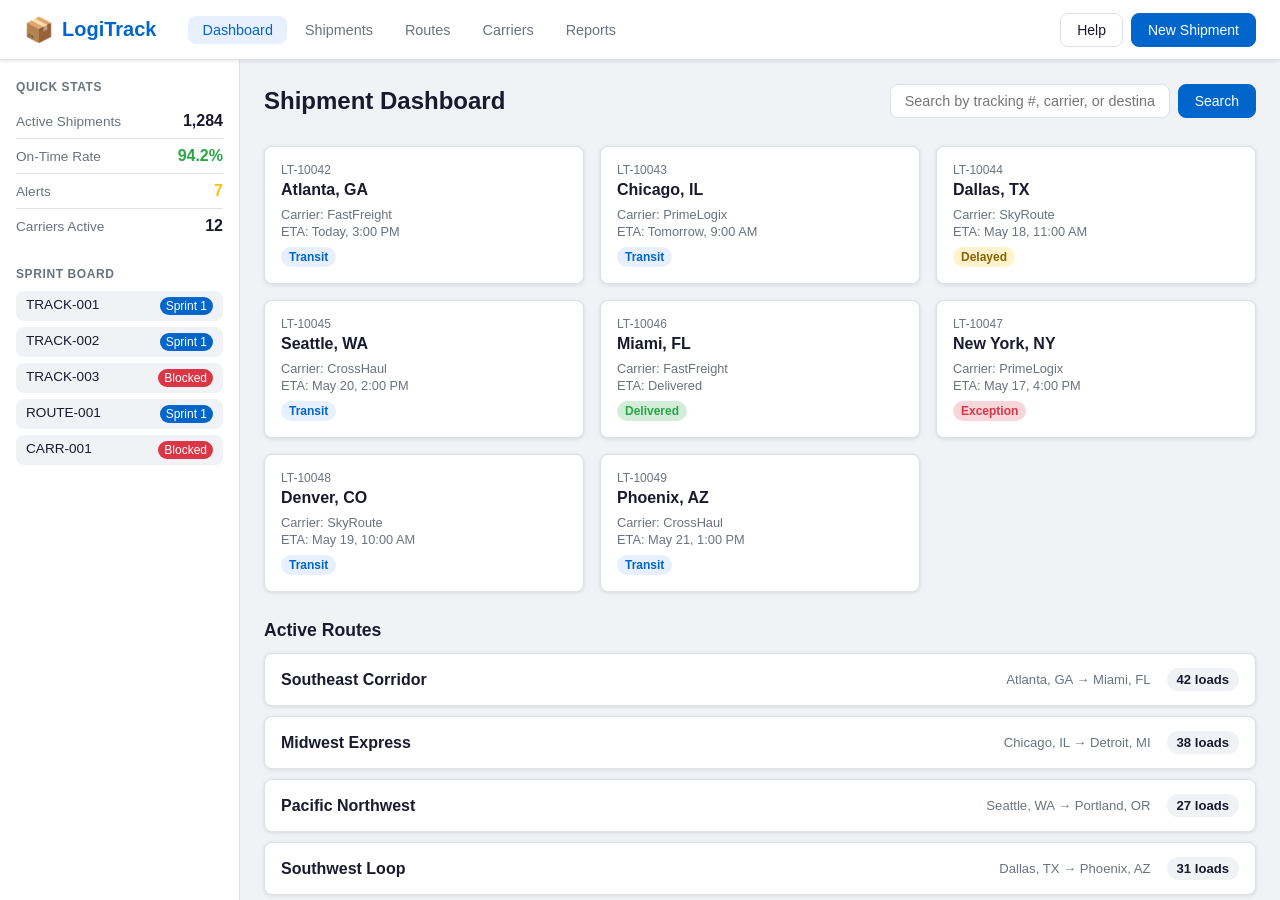
<file: index.html>
<!DOCTYPE html>
<html lang="en">
<head>
  <meta charset="UTF-8">
  <meta http-equiv="refresh" content="0; url=demo-app/">
  <title>LogiTrack</title>
</head>
<body>
  <p>Redirecting to <a href="demo-app/">LogiTrack demo</a>…</p>
</body>
</html>
</file>
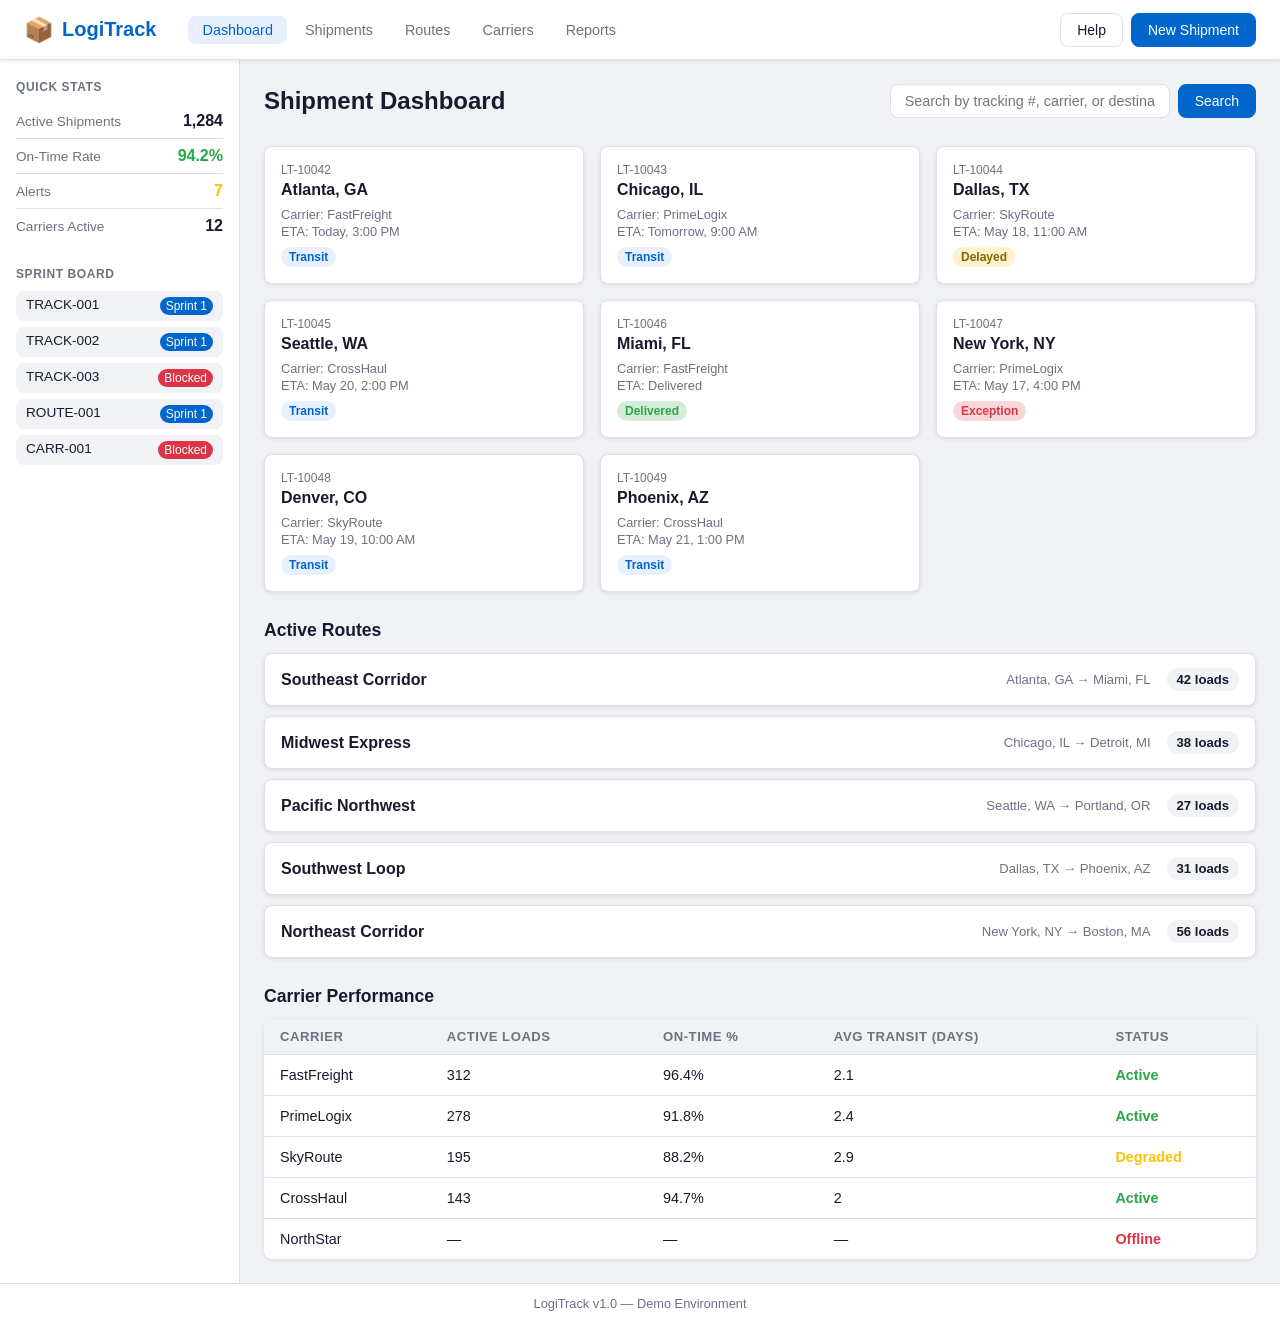
<file: demo-app/index.html>
<!DOCTYPE html>
<html lang="en">
<head>
  <meta charset="UTF-8" />
  <meta name="viewport" content="width=device-width, initial-scale=1.0" />
  <title>LogiTrack — Logistics Management Portal</title>
  <link rel="stylesheet" href="styles.css" />
</head>
<body>
  <header class="site-header">
    <div class="logo">
      <span class="logo-icon">📦</span>
      <span class="logo-text">LogiTrack</span>
    </div>
    <nav class="site-nav">
      <a href="#dashboard" class="nav-link active">Dashboard</a>
      <a href="#shipments" class="nav-link">Shipments</a>
      <a href="#routes" class="nav-link">Routes</a>
      <a href="#carriers" class="nav-link">Carriers</a>
      <a href="#reports" class="nav-link">Reports</a>
    </nav>
    <div class="header-actions">
      <button class="btn btn-secondary">Help</button>
      <button class="btn btn-primary">New Shipment</button>
    </div>
  </header>

  <div id="search-banner" class="search-banner" style="display:none;"></div>

  <main class="main-content">
    <aside class="sidebar">
      <div class="sidebar-section">
        <h3 class="sidebar-title">Quick Stats</h3>
        <div class="stat-card">
          <span class="stat-label">Active Shipments</span>
          <span class="stat-value" id="active-shipments">1,284</span>
        </div>
        <div class="stat-card">
          <span class="stat-label">On-Time Rate</span>
          <span class="stat-value success" id="on-time-rate">94.2%</span>
        </div>
        <div class="stat-card">
          <span class="stat-label">Alerts</span>
          <span class="stat-value warning" id="alert-count">7</span>
        </div>
        <div class="stat-card">
          <span class="stat-label">Carriers Active</span>
          <span class="stat-value" id="carrier-count">12</span>
        </div>
      </div>

      <div class="sidebar-section">
        <h3 class="sidebar-title">Sprint Board</h3>
        <ul class="sprint-list" id="sprint-list"></ul>
      </div>
    </aside>

    <section class="content-area">
      <div class="page-header">
        <h1 class="page-title">Shipment Dashboard</h1>
        <div class="search-bar">
          <input
            type="text"
            id="shipment-search"
            class="search-input"
            placeholder="Search by tracking #, carrier, or destination…"
          />
          <button class="btn btn-primary" onclick="handleSearch()">Search</button>
        </div>
      </div>

      <div class="shipment-grid" id="shipment-grid"></div>

      <div class="route-panel">
        <h2 class="section-title">Active Routes</h2>
        <div class="route-list" id="route-list"></div>
      </div>

      <div class="carrier-panel">
        <h2 class="section-title">Carrier Performance</h2>
        <table class="carrier-table" id="carrier-table">
          <thead>
            <tr>
              <th>Carrier</th>
              <th>Active Loads</th>
              <th>On-Time %</th>
              <th>Avg Transit (days)</th>
              <th>Status</th>
            </tr>
          </thead>
          <tbody id="carrier-tbody"></tbody>
        </table>
      </div>
    </section>
  </main>

  <footer class="site-footer">
    <p>LogiTrack v1.0 — Demo Environment</p>
  </footer>

  <script src="app.js"></script>
</body>
</html>
</file>
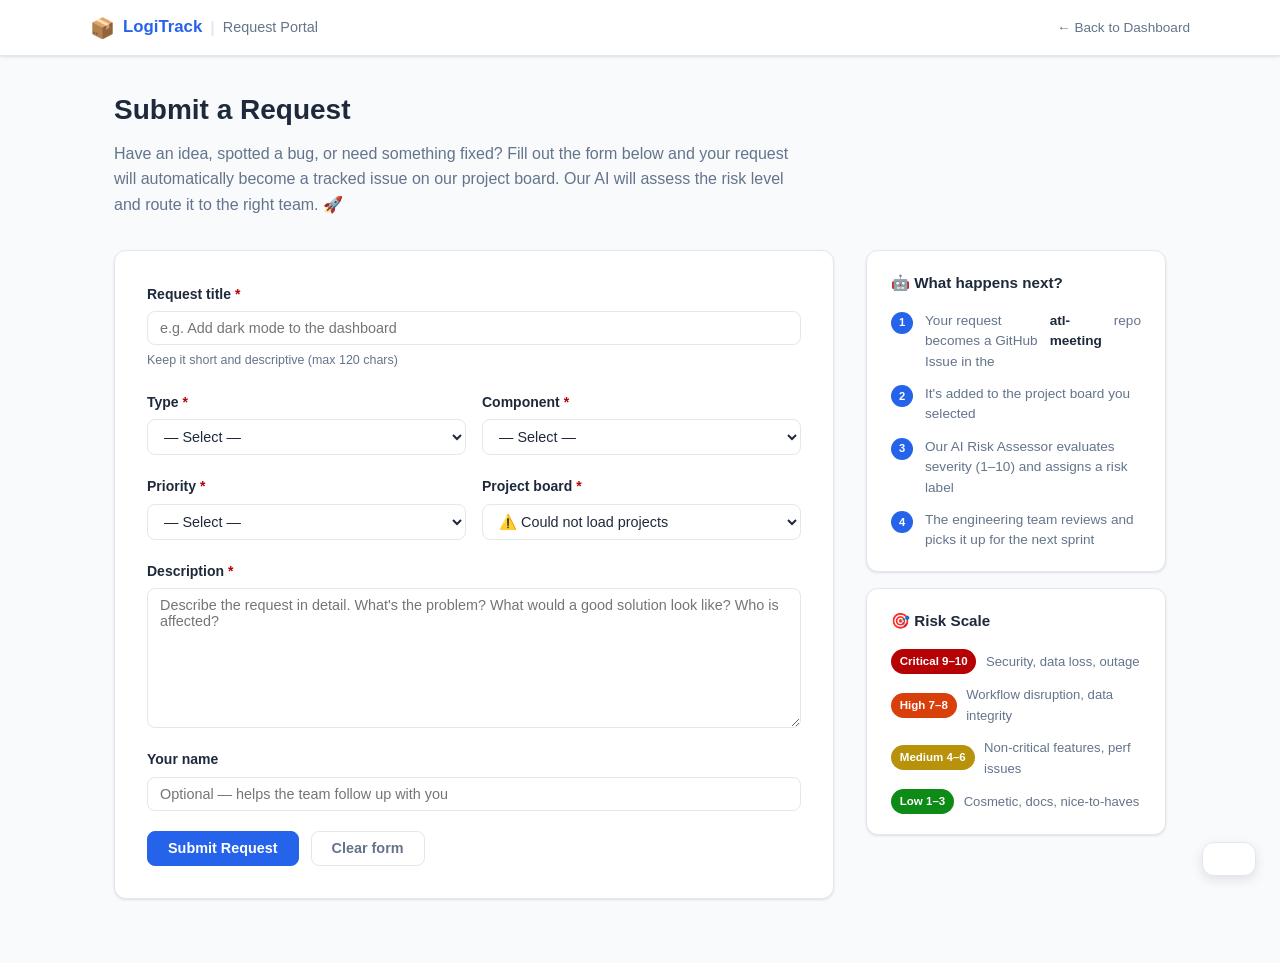
<file: request-portal/index.html>
<!DOCTYPE html>
<html lang="en">
<head>
  <meta charset="UTF-8" />
  <meta name="viewport" content="width=device-width, initial-scale=1.0" />
  <title>LogiTrack · Request Portal</title>
  <link rel="stylesheet" href="style.css" />
</head>
<body>
  <header class="portal-header">
    <div class="portal-header__inner">
      <div class="portal-header__brand">
        <span class="portal-header__logo">📦</span>
        <span class="portal-header__name">LogiTrack</span>
        <span class="portal-header__divider">|</span>
        <span class="portal-header__subtitle">Request Portal</span>
      </div>
      <a href="../demo-app/" class="portal-header__link">← Back to Dashboard</a>
    </div>
  </header>

  <main class="portal-main">
    <section class="portal-hero">
      <h1 class="portal-hero__title">Submit a Request</h1>
      <p class="portal-hero__desc">
        Have an idea, spotted a bug, or need something fixed? Fill out the form below
        and your request will automatically become a tracked issue on our project board.
        Our AI will assess the risk level and route it to the right team. 🚀
      </p>
    </section>

    <div class="portal-layout">
      <!-- Form -->
      <form id="request-form" class="request-form" novalidate>

        <div class="form-group">
          <label class="form-label" for="req-title">
            Request title <span class="form-required">*</span>
          </label>
          <input
            id="req-title"
            class="form-input"
            type="text"
            placeholder="e.g. Add dark mode to the dashboard"
            maxlength="120"
            required
          />
          <span class="form-hint">Keep it short and descriptive (max 120 chars)</span>
        </div>

        <div class="form-row">
          <div class="form-group">
            <label class="form-label" for="req-type">
              Type <span class="form-required">*</span>
            </label>
            <select id="req-type" class="form-select" required>
              <option value="">— Select —</option>
              <option value="feature">✨ Feature Request</option>
              <option value="bug">🐛 Bug Report</option>
              <option value="performance">🚀 Performance</option>
              <option value="security">🔐 Security</option>
              <option value="accessibility">♿ Accessibility</option>
              <option value="chore">🧹 Chore / Tech Debt</option>
            </select>
          </div>

          <div class="form-group">
            <label class="form-label" for="req-component">
              Component <span class="form-required">*</span>
            </label>
            <select id="req-component" class="form-select" required>
              <option value="">— Select —</option>
              <option value="Shipments">📦 Shipments</option>
              <option value="Routes">🗺️ Routes</option>
              <option value="Carriers">🚛 Carriers</option>
              <option value="Global UI">🎨 Global UI</option>
              <option value="Performance">⚡ Performance</option>
              <option value="Security">🔒 Security</option>
              <option value="Other">🔧 Other</option>
            </select>
          </div>
        </div>

        <div class="form-row">
          <div class="form-group">
            <label class="form-label" for="req-priority">
              Priority <span class="form-required">*</span>
            </label>
            <select id="req-priority" class="form-select" required>
              <option value="">— Select —</option>
              <option value="critical">🔴 Critical — blocking work now</option>
              <option value="high">🟠 High — needed this sprint</option>
              <option value="medium">🟡 Medium — planned backlog</option>
              <option value="low">🟢 Low — nice to have</option>
            </select>
          </div>

          <div class="form-group">
            <label class="form-label" for="req-project">
              Project board <span class="form-required">*</span>
            </label>
            <select id="req-project" class="form-select" required>
              <option value="">Loading projects…</option>
            </select>
          </div>
        </div>

        <div class="form-group">
          <label class="form-label" for="req-body">
            Description <span class="form-required">*</span>
          </label>
          <textarea
            id="req-body"
            class="form-textarea"
            rows="7"
            placeholder="Describe the request in detail. What's the problem? What would a good solution look like? Who is affected?"
            required
          ></textarea>
        </div>

        <div class="form-group">
          <label class="form-label" for="req-submitter">Your name</label>
          <input
            id="req-submitter"
            class="form-input"
            type="text"
            placeholder="Optional — helps the team follow up with you"
          />
        </div>

        <div class="form-actions">
          <button type="submit" id="submit-btn" class="btn btn--primary">
            <span class="btn__text">Submit Request</span>
            <span class="btn__spinner" hidden>⏳</span>
          </button>
          <button type="reset" class="btn btn--ghost">Clear form</button>
        </div>
      </form>

      <!-- Sidebar -->
      <aside class="portal-sidebar">
        <div class="sidebar-card">
          <h3 class="sidebar-card__title">🤖 What happens next?</h3>
          <ol class="sidebar-steps">
            <li class="sidebar-steps__item">
              <span class="sidebar-steps__icon">1</span>
              Your request becomes a GitHub Issue in the <strong>atl-meeting</strong> repo
            </li>
            <li class="sidebar-steps__item">
              <span class="sidebar-steps__icon">2</span>
              It's added to the project board you selected
            </li>
            <li class="sidebar-steps__item">
              <span class="sidebar-steps__icon">3</span>
              Our AI Risk Assessor evaluates severity (1–10) and assigns a risk label
            </li>
            <li class="sidebar-steps__item">
              <span class="sidebar-steps__icon">4</span>
              The engineering team reviews and picks it up for the next sprint
            </li>
          </ol>
        </div>

        <div class="sidebar-card sidebar-card--risk">
          <h3 class="sidebar-card__title">🎯 Risk Scale</h3>
          <ul class="risk-legend">
            <li class="risk-legend__item risk-legend__item--critical">
              <span class="risk-badge risk-badge--critical">Critical 9–10</span>
              Security, data loss, outage
            </li>
            <li class="risk-legend__item risk-legend__item--high">
              <span class="risk-badge risk-badge--high">High 7–8</span>
              Workflow disruption, data integrity
            </li>
            <li class="risk-legend__item risk-legend__item--medium">
              <span class="risk-badge risk-badge--medium">Medium 4–6</span>
              Non-critical features, perf issues
            </li>
            <li class="risk-legend__item risk-legend__item--low">
              <span class="risk-badge risk-badge--low">Low 1–3</span>
              Cosmetic, docs, nice-to-haves
            </li>
          </ul>
        </div>
      </aside>
    </div>
  </main>

  <!-- Success / Error toast -->
  <div id="toast" class="toast" role="alert" aria-live="polite" hidden>
    <span id="toast-icon"></span>
    <span id="toast-msg"></span>
    <a id="toast-link" href="#" target="_blank" hidden>View issue →</a>
  </div>

  <script src="app.js"></script>
</body>
</html>
</file>
<file: demo-app/styles.css>
/* ============================================================
   LogiTrack — Demo App Styles
   ============================================================ */

*, *::before, *::after { box-sizing: border-box; margin: 0; padding: 0; }

:root {
  --color-primary:   #0066cc;
  --color-secondary: #f5a623;
  --color-success:   #28a745;
  --color-warning:   #ffc107;
  --color-danger:    #dc3545;
  --color-bg:        #f0f2f5;
  --color-surface:   #ffffff;
  --color-border:    #dde1e7;
  --color-text:      #1a1a2e;
  --color-muted:     #6b7280;
  --radius:          8px;
  --shadow:          0 1px 4px rgba(0,0,0,.10);
  --shadow-md:       0 4px 12px rgba(0,0,0,.12);
}

body {
  font-family: -apple-system, BlinkMacSystemFont, "Segoe UI", Roboto, sans-serif;
  background: var(--color-bg);
  color: var(--color-text);
  min-height: 100vh;
  display: flex;
  flex-direction: column;
}

/* ---- Header ---- */
.site-header {
  background: var(--color-surface);
  border-bottom: 1px solid var(--color-border);
  padding: 0 24px;
  height: 60px;
  display: flex;
  align-items: center;
  gap: 32px;
  position: sticky;
  top: 0;
  z-index: 100;
  box-shadow: var(--shadow);
}

.logo { display: flex; align-items: center; gap: 8px; font-size: 1.25rem; font-weight: 700; color: var(--color-primary); }
.logo-icon { font-size: 1.5rem; }

.site-nav { display: flex; gap: 4px; flex: 1; }
.nav-link {
  padding: 6px 14px;
  border-radius: var(--radius);
  text-decoration: none;
  color: var(--color-muted);
  font-size: .9rem;
  font-weight: 500;
  transition: background .15s, color .15s;
}
.nav-link:hover, .nav-link.active { background: #e8f0fe; color: var(--color-primary); }

.header-actions { display: flex; gap: 8px; }

/* ---- Search Banner ---- */
.search-banner {
  background: var(--color-secondary);
  color: #1a1a2e;
  padding: 10px 24px;
  font-size: .95rem;
  font-weight: 500;
}

/* ---- Buttons ---- */
.btn {
  padding: 8px 16px;
  border-radius: var(--radius);
  border: 1px solid transparent;
  cursor: pointer;
  font-size: .875rem;
  font-weight: 500;
  transition: opacity .15s;
}
.btn:hover { opacity: .85; }
.btn-primary  { background: var(--color-primary);  color: #fff; border-color: var(--color-primary); }
.btn-secondary{ background: var(--color-surface);  color: var(--color-text); border-color: var(--color-border); }

/* ---- Layout ---- */
.main-content {
  display: flex;
  flex: 1;
  gap: 0;
}

.sidebar {
  width: 240px;
  min-width: 240px;
  background: var(--color-surface);
  border-right: 1px solid var(--color-border);
  padding: 20px 16px;
  display: flex;
  flex-direction: column;
  gap: 24px;
}

.sidebar-title {
  font-size: .75rem;
  font-weight: 700;
  text-transform: uppercase;
  letter-spacing: .05em;
  color: var(--color-muted);
  margin-bottom: 10px;
}

.stat-card {
  display: flex;
  justify-content: space-between;
  align-items: center;
  padding: 8px 0;
  border-bottom: 1px solid var(--color-border);
}
.stat-card:last-child { border-bottom: none; }
.stat-label { font-size: .85rem; color: var(--color-muted); }
.stat-value { font-size: 1rem; font-weight: 700; }
.stat-value.success { color: var(--color-success); }
.stat-value.warning { color: var(--color-warning); }

.sprint-list { list-style: none; display: flex; flex-direction: column; gap: 6px; }
.sprint-item {
  font-size: .85rem;
  padding: 6px 10px;
  border-radius: var(--radius);
  background: var(--color-bg);
  color: var(--color-text);
  display: flex;
  justify-content: space-between;
}
.sprint-badge {
  font-size: .75rem;
  padding: 2px 6px;
  border-radius: 99px;
  background: var(--color-primary);
  color: #fff;
}
.sprint-badge.blocked { background: var(--color-danger); }

/* ---- Content Area ---- */
.content-area {
  flex: 1;
  padding: 24px;
  display: flex;
  flex-direction: column;
  gap: 28px;
  overflow: auto;
}

.page-header {
  display: flex;
  align-items: center;
  justify-content: space-between;
}
.page-title { font-size: 1.5rem; font-weight: 700; }

.search-bar { display: flex; gap: 8px; }
.search-input {
  padding: 8px 14px;
  border: 1px solid var(--color-border);
  border-radius: var(--radius);
  font-size: .9rem;
  width: 280px;
  outline: none;
}
.search-input:focus { border-color: var(--color-primary); }

/* ---- Shipment Grid ---- */
.shipment-grid {
  display: grid;
  grid-template-columns: repeat(auto-fill, minmax(240px, 1fr));
  gap: 16px;
}

.shipment-card {
  background: var(--color-surface);
  border: 1px solid var(--color-border);
  border-radius: var(--radius);
  padding: 16px;
  box-shadow: var(--shadow);
  transition: box-shadow .2s;
}
.shipment-card:hover { box-shadow: var(--shadow-md); }
.shipment-id { font-size: .75rem; color: var(--color-muted); margin-bottom: 4px; }
.shipment-dest { font-size: 1rem; font-weight: 600; margin-bottom: 8px; }
.shipment-meta { font-size: .8rem; color: var(--color-muted); display: flex; flex-direction: column; gap: 2px; }
.shipment-status {
  display: inline-block;
  margin-top: 8px;
  padding: 3px 8px;
  border-radius: 99px;
  font-size: .75rem;
  font-weight: 600;
}
.status-transit   { background: #e8f0fe; color: var(--color-primary); }
.status-delivered { background: #d4edda; color: var(--color-success); }
.status-delayed   { background: #fff3cd; color: #856404; }
.status-exception { background: #f8d7da; color: var(--color-danger); }

/* ---- Route Panel ---- */
.section-title { font-size: 1.1rem; font-weight: 700; margin-bottom: 12px; }
.route-list { display: flex; flex-direction: column; gap: 10px; }
.route-item {
  background: var(--color-surface);
  border: 1px solid var(--color-border);
  border-radius: var(--radius);
  padding: 14px 16px;
  display: flex;
  align-items: center;
  gap: 16px;
  box-shadow: var(--shadow);
}
.route-name { font-weight: 600; flex: 1; }
.route-meta { font-size: .82rem; color: var(--color-muted); }
.route-loads {
  font-size: .82rem;
  background: var(--color-bg);
  padding: 4px 10px;
  border-radius: 99px;
  font-weight: 600;
}

/* ---- Carrier Table ---- */
.carrier-table {
  width: 100%;
  border-collapse: collapse;
  background: var(--color-surface);
  border-radius: var(--radius);
  overflow: hidden;
  box-shadow: var(--shadow);
}
.carrier-table th {
  background: var(--color-bg);
  padding: 10px 16px;
  text-align: left;
  font-size: .82rem;
  font-weight: 700;
  color: var(--color-muted);
  text-transform: uppercase;
  letter-spacing: .04em;
  border-bottom: 1px solid var(--color-border);
}
.carrier-table td {
  padding: 12px 16px;
  font-size: .9rem;
  border-bottom: 1px solid var(--color-border);
}
.carrier-table tr:last-child td { border-bottom: none; }
.carrier-table tr:hover td { background: #f9fafb; }
.carrier-status { font-weight: 600; }
.carrier-status.active   { color: var(--color-success); }
.carrier-status.degraded { color: var(--color-warning); }
.carrier-status.offline  { color: var(--color-danger); }

/* ---- Footer ---- */
.site-footer {
  background: var(--color-surface);
  border-top: 1px solid var(--color-border);
  padding: 12px 24px;
  font-size: .8rem;
  color: var(--color-muted);
  text-align: center;
}
</file>
<file: request-portal/style.css>
/* ============================================================
   LogiTrack Request Portal — style.css
   Matches LogiTrack design language (same custom properties)
   ============================================================ */

:root {
  --color-primary:    #2563eb;
  --color-primary-h:  #1d4ed8;
  --color-bg:         #f8fafc;
  --color-surface:    #ffffff;
  --color-border:     #e2e8f0;
  --color-text:       #1e293b;
  --color-text-muted: #64748b;
  --color-danger:     #b60205;
  --color-warning:    #d93f0b;
  --color-caution:    #e4e669;
  --color-success:    #0e8a16;
  --radius:           8px;
  --radius-lg:        12px;
  --shadow-sm:        0 1px 3px rgba(0,0,0,.08), 0 1px 2px rgba(0,0,0,.04);
  --shadow-md:        0 4px 12px rgba(0,0,0,.1);
  --font:             -apple-system, BlinkMacSystemFont, "Segoe UI", Roboto, sans-serif;
}

*, *::before, *::after { box-sizing: border-box; margin: 0; padding: 0; }

body {
  font-family: var(--font);
  background: var(--color-bg);
  color: var(--color-text);
  line-height: 1.6;
  min-height: 100vh;
}

/* ── Header ──────────────────────────────────────────────── */
.portal-header {
  background: var(--color-surface);
  border-bottom: 1px solid var(--color-border);
  padding: 0 1.5rem;
  height: 56px;
  display: flex;
  align-items: center;
  position: sticky;
  top: 0;
  z-index: 10;
  box-shadow: var(--shadow-sm);
}
.portal-header__inner {
  width: 100%;
  max-width: 1100px;
  margin: 0 auto;
  display: flex;
  align-items: center;
  justify-content: space-between;
}
.portal-header__brand { display: flex; align-items: center; gap: .5rem; font-weight: 600; }
.portal-header__logo  { font-size: 1.25rem; }
.portal-header__name  { font-size: 1.05rem; color: var(--color-primary); }
.portal-header__divider { color: var(--color-border); }
.portal-header__subtitle { color: var(--color-text-muted); font-weight: 400; font-size: .9rem; }
.portal-header__link {
  font-size: .85rem;
  color: var(--color-text-muted);
  text-decoration: none;
}
.portal-header__link:hover { color: var(--color-primary); }

/* ── Main layout ─────────────────────────────────────────── */
.portal-main {
  max-width: 1100px;
  margin: 0 auto;
  padding: 2rem 1.5rem 4rem;
}

/* ── Hero ────────────────────────────────────────────────── */
.portal-hero {
  margin-bottom: 2rem;
}
.portal-hero__title {
  font-size: 1.75rem;
  font-weight: 700;
  margin-bottom: .5rem;
}
.portal-hero__desc {
  color: var(--color-text-muted);
  max-width: 680px;
}

/* ── Two-column layout ───────────────────────────────────── */
.portal-layout {
  display: grid;
  grid-template-columns: 1fr 300px;
  gap: 2rem;
  align-items: start;
}
@media (max-width: 780px) {
  .portal-layout { grid-template-columns: 1fr; }
}

/* ── Form card ───────────────────────────────────────────── */
.request-form {
  background: var(--color-surface);
  border: 1px solid var(--color-border);
  border-radius: var(--radius-lg);
  padding: 2rem;
  box-shadow: var(--shadow-sm);
  display: flex;
  flex-direction: column;
  gap: 1.25rem;
}

.form-row {
  display: grid;
  grid-template-columns: 1fr 1fr;
  gap: 1rem;
}
@media (max-width: 520px) {
  .form-row { grid-template-columns: 1fr; }
}

.form-group { display: flex; flex-direction: column; gap: .375rem; }

.form-label {
  font-size: .875rem;
  font-weight: 600;
  color: var(--color-text);
}
.form-required { color: var(--color-danger); }

.form-input,
.form-select,
.form-textarea {
  padding: .5rem .75rem;
  border: 1px solid var(--color-border);
  border-radius: var(--radius);
  font-family: var(--font);
  font-size: .9rem;
  color: var(--color-text);
  background: var(--color-surface);
  transition: border-color .15s, box-shadow .15s;
  outline: none;
  width: 100%;
}
.form-input:focus,
.form-select:focus,
.form-textarea:focus {
  border-color: var(--color-primary);
  box-shadow: 0 0 0 3px rgba(37,99,235,.12);
}
.form-input.error,
.form-select.error,
.form-textarea.error {
  border-color: var(--color-danger);
}
.form-textarea { resize: vertical; min-height: 140px; }
.form-hint { font-size: .78rem; color: var(--color-text-muted); }

/* ── Buttons ─────────────────────────────────────────────── */
.form-actions { display: flex; gap: .75rem; align-items: center; flex-wrap: wrap; }

.btn {
  padding: .55rem 1.25rem;
  border-radius: var(--radius);
  font-family: var(--font);
  font-size: .9rem;
  font-weight: 600;
  cursor: pointer;
  border: 1px solid transparent;
  display: inline-flex;
  align-items: center;
  gap: .5rem;
  transition: background .15s, border-color .15s;
}
.btn--primary {
  background: var(--color-primary);
  color: #fff;
  border-color: var(--color-primary);
}
.btn--primary:hover:not(:disabled) { background: var(--color-primary-h); }
.btn--primary:disabled { opacity: .6; cursor: not-allowed; }
.btn--ghost {
  background: transparent;
  color: var(--color-text-muted);
  border-color: var(--color-border);
}
.btn--ghost:hover { background: var(--color-bg); }

/* ── Sidebar ─────────────────────────────────────────────── */
.portal-sidebar { display: flex; flex-direction: column; gap: 1rem; }

.sidebar-card {
  background: var(--color-surface);
  border: 1px solid var(--color-border);
  border-radius: var(--radius-lg);
  padding: 1.25rem 1.5rem;
  box-shadow: var(--shadow-sm);
}
.sidebar-card__title {
  font-size: .95rem;
  font-weight: 700;
  margin-bottom: 1rem;
}

.sidebar-steps { list-style: none; display: flex; flex-direction: column; gap: .75rem; }
.sidebar-steps__item {
  display: flex;
  gap: .75rem;
  align-items: flex-start;
  font-size: .85rem;
  color: var(--color-text-muted);
  line-height: 1.5;
}
.sidebar-steps__item strong { color: var(--color-text); }
.sidebar-steps__icon {
  background: var(--color-primary);
  color: #fff;
  border-radius: 50%;
  width: 22px;
  height: 22px;
  display: flex;
  align-items: center;
  justify-content: center;
  font-size: .7rem;
  font-weight: 700;
  flex-shrink: 0;
  margin-top: 1px;
}

/* ── Risk legend ─────────────────────────────────────────── */
.risk-legend {
  list-style: none;
  display: flex;
  flex-direction: column;
  gap: .65rem;
}
.risk-legend__item {
  display: flex;
  align-items: center;
  gap: .6rem;
  font-size: .82rem;
  color: var(--color-text-muted);
}

.risk-badge {
  font-size: .72rem;
  font-weight: 700;
  padding: .2rem .55rem;
  border-radius: 999px;
  white-space: nowrap;
  flex-shrink: 0;
}
.risk-badge--critical { background: #b60205; color: #fff; }
.risk-badge--high     { background: #d93f0b; color: #fff; }
.risk-badge--medium   { background: #b8920a; color: #fff; }
.risk-badge--low      { background: #0e8a16; color: #fff; }

/* ── Toast ───────────────────────────────────────────────── */
.toast {
  position: fixed;
  bottom: 1.5rem;
  right: 1.5rem;
  background: var(--color-surface);
  border: 1px solid var(--color-border);
  border-radius: var(--radius-lg);
  padding: 1rem 1.25rem;
  box-shadow: var(--shadow-md);
  display: flex;
  align-items: center;
  gap: .75rem;
  font-size: .9rem;
  max-width: 380px;
  z-index: 100;
  animation: slideUp .25s ease;
}
.toast--success { border-color: var(--color-success); }
.toast--error   { border-color: var(--color-danger); }
.toast a { color: var(--color-primary); font-weight: 600; white-space: nowrap; }

@keyframes slideUp {
  from { opacity: 0; transform: translateY(12px); }
  to   { opacity: 1; transform: translateY(0); }
}
</file>
